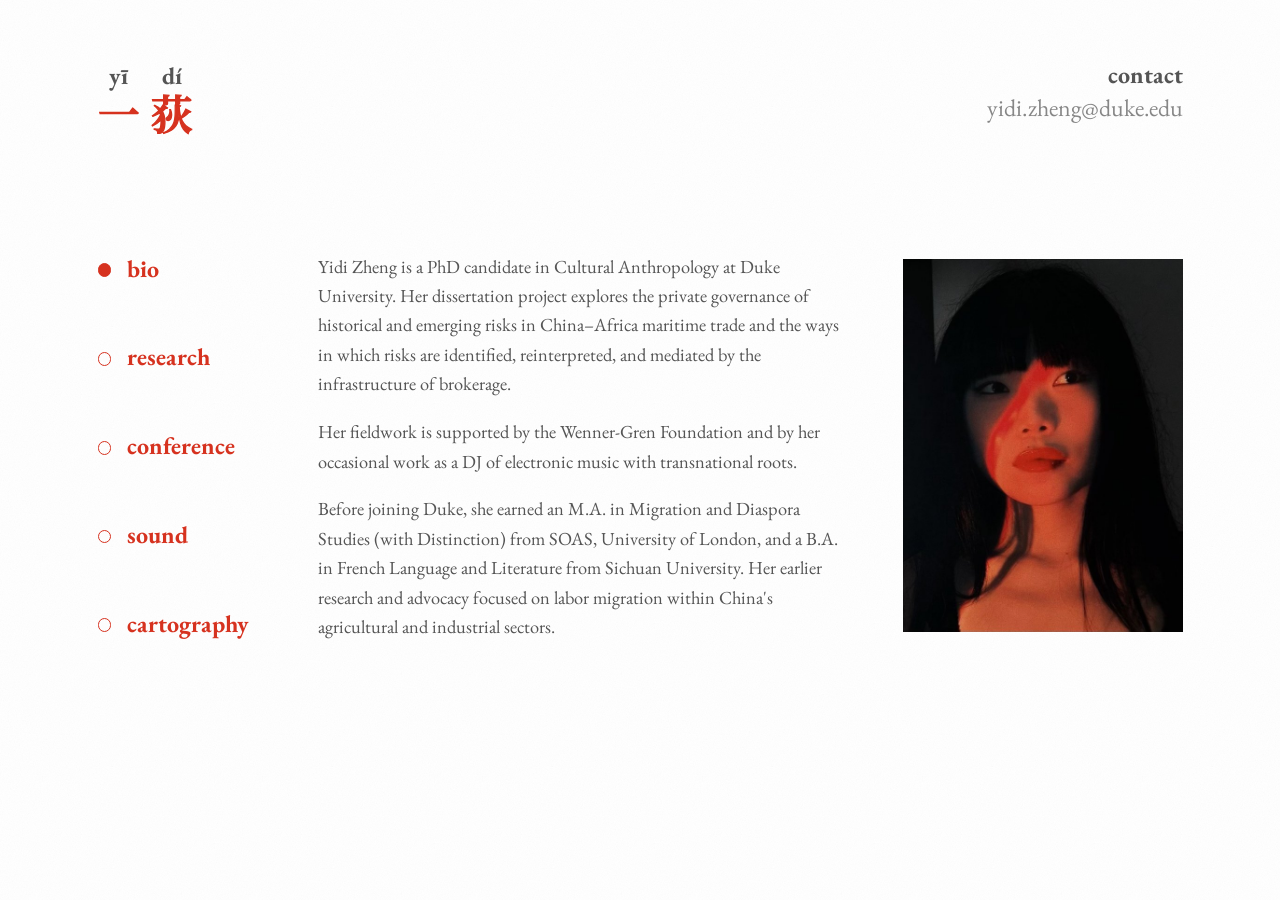
<file: index.html>
<!DOCTYPE html>
<html lang="en">
<head>
    <meta charset="UTF-8">
    <meta name="viewport" content="width=device-width, initial-scale=1.0">
    <title>Yidi Zheng 郑一荻</title>
    <meta name="description" content="Yidi Zheng (郑一荻) is a PhD candidate in Cultural Anthropology at Duke University, researching risk, brokerage and China–Africa maritime trade, and a DJ of electronic music.">
    <link rel="canonical" href="https://yidizheng.info/">
    <meta property="og:title" content="Yidi Zheng 郑一荻">
    <meta property="og:description" content="Yidi Zheng (郑一荻) is a PhD candidate in Cultural Anthropology at Duke University, researching risk, brokerage and China–Africa maritime trade, and a DJ of electronic music.">
    <meta property="og:url" content="https://yidizheng.info/">
    <meta property="og:image" content="https://yidizheng.info/yidi.jpg">
    <meta property="og:type" content="profile">
    <script type="application/ld+json">
{
  "@context": "https://schema.org",
  "@type": "Person",
  "name": "Yidi Zheng",
  "alternateName": [
    "郑一荻",
    "yidiyidiyidi"
  ],
  "url": "https://yidizheng.info/",
  "image": "https://yidizheng.info/yidi.jpg",
  "email": "mailto:yidi.zheng@duke.edu",
  "jobTitle": "PhD Candidate in Cultural Anthropology",
  "affiliation": {
    "@type": "CollegeOrUniversity",
    "name": "Duke University"
  },
  "alumniOf": [
    {
      "@type": "CollegeOrUniversity",
      "name": "SOAS, University of London"
    },
    {
      "@type": "CollegeOrUniversity",
      "name": "Sichuan University"
    }
  ],
  "sameAs": [
    "https://instagram.com/yidiyidiyidi"
  ]
}
    </script>
    <link rel="preconnect" href="https://fonts.googleapis.com">
    <link rel="preconnect" href="https://fonts.gstatic.com" crossorigin>
    <link rel="stylesheet" href="https://fonts.googleapis.com/css2?family=EB+Garamond:ital,wght@0,400;0,500;0,600;0,700;1,400;1,700&display=swap">
    <link rel="stylesheet" href="https://fonts.googleapis.com/css2?family=Noto+Serif+SC:wght@600&text=%E4%B8%80%E8%8D%BB%E6%8D%89%E8%99%AB%E6%97%B6%E7%A9%BA%E4%BA%A4%E9%9B%86&display=swap">
    <link rel="stylesheet" href="film.css">
    <style>
        :root {
            --photo-w: 265px;   /* photo column */
            --text-w: 460px;    /* bio column */
            --col-gap: 60px;    /* space between photo and bio */
        }

        body {
            color: #555;
            font-family: "EB Garamond", Garamond, "Times New Roman", serif;
            margin: 0;
            padding: 60px 20px;
            line-height: 1.6;
            display: flex;
            justify-content: center;
        }

        .container {
            max-width: 900px;
            width: 100%;
            box-sizing: border-box;
        }

        header {
            margin-bottom: 85px;
            text-align: left;
        }

        h1 {
            white-space: nowrap;
            font-weight: bold;
            color: #D8321F; /* Lip red */
            margin: 0 0 10px 0;
        }

        h1 a {
            color: inherit;
            text-decoration: none;
        }

        /* PHOTO LEFT, BIO RIGHT — links below share the same two columns */
        .intro {
            display: grid;
            grid-template-columns: var(--text-w) var(--photo-w);
            column-gap: var(--col-gap);
            justify-content: end;   /* bio + photo sit flush right; photo's right edge under CONTACT */
        }

        /* bio text on the left, photo on the right */
        .intro .bio   { grid-column: 1; grid-row: 1; }
        .intro .photo { grid-column: 2; grid-row: 1; }

        .intro {
            align-items: start;
        }

        .intro {
            margin-bottom: 0;
        }


        .photo {
            width: var(--photo-w);
        }

        .photo img {
            width: 100%;
            height: auto;
            display: block;
        }

        .bio {
            font-size: 1.15rem;
            position: relative;
            z-index: 1;
        }

        .bio p {
            margin: 0 0 1em 0;   /* normal paragraph spacing */
        }

        .bio p:last-child {
            margin-bottom: 0;
        }

        /* MOBILE OPTIMIZATIONS */
        @media (max-width: 760px) {
            body {
                padding: 40px 15px;
                align-items: flex-start;
            }
            header {
                margin-bottom: 60px;
            }
            .intro {
                grid-template-columns: 1fr;
                row-gap: 28px;
                margin-bottom: 60px;
            }
            .photo {
                width: 100%;
            }
            .intro .photo { grid-column: 1; grid-row: 1; }
            .intro .bio   { grid-column: 1; grid-row: 2; height: auto; gap: 1em; }
        }
        /* top of the photo and of the bio text line up with the top of "bio" in the menu */
        .layout > main { margin-top: -1.2px; }
        /* the menu stretches from the top of the bio text to its last line */
        .layout { align-items: stretch; }
        .layout > .side-nav { height: auto; align-self: stretch; padding-bottom: 5.7px; }   /* "cartography" sits on the baseline of the last line of text */
        .bio p:first-child { margin-top: -3.8px; }
        /* WIDER TEXT: the bio text fills the space left of a narrower photo column.
           The photo stretches to the height of the text (cropped to fit), so the
           menu, the text and the photo all share the same top and bottom. */
        @media (min-width: 761px) {
            /* WIDER TEXT: the bio text fills the space left of the photo.
               The photo keeps its 3:4 shape; a small script sets its width so its
               height equals the text's, so the menu, the text and the photo all
               share the same top and bottom. */
            :root { --photo-w: 280px; --col-gap: 50px; }   /* the script refines --photo-w */
            .intro {
                grid-template-columns: minmax(0, 1fr) var(--photo-w);
                justify-content: stretch;
                align-items: start;
            }
            .photo {
                margin-top: 4px;      /* photo top level with "bio" / the first line */
            }
            .photo img {
                width: 100%;
                height: auto;         /* 3:4, never cropped */
            }
        }
    </style>
</head>
<body>

<div class="container site">
    <header>
        <h1><a href="index.html" class="name-link"><span class="name-zh" lang="zh-Hans"><ruby>一<rt>yī</rt></ruby><ruby>荻<rt>dí</rt></ruby></span></a></h1>
        <div class="contact"><span class="contact-label">contact</span> <a href="mailto:yidi.zheng@duke.edu">yidi.zheng@duke.edu</a></div>
    </header>

    <div class="layout">
            <nav class="side-nav" aria-label="Sections">
                <a href="index.html" class="current" aria-current="page"><span class="radio" aria-hidden="true"></span>Bio</a>
                <a href="research.html"><span class="radio" aria-hidden="true"></span>Research</a>
                <a href="conference.html"><span class="radio" aria-hidden="true"></span>Conference</a>
                <a href="sound.html"><span class="radio" aria-hidden="true"></span>Sound</a>
                <a href="visual.html"><span class="radio" aria-hidden="true"></span>Cartography</a>
            </nav>

    <main>
        <section class="intro">
            <div class="photo">
                <img src="yidi.jpg" alt="Portrait of Yidi Zheng">
            </div>
            <div class="bio">
                <p>Yidi Zheng is a PhD candidate in Cultural Anthropology at Duke University. Her dissertation project explores the private governance of historical and emerging risks in China–Africa maritime trade and the ways in which risks are identified, reinterpreted, and mediated by the infrastructure of brokerage.</p>
                <p>Her fieldwork is supported by the Wenner-Gren Foundation and by her occasional work as a DJ of electronic music with transnational roots.</p>
                <p>Before joining Duke, she earned an M.A. in Migration and Diaspora Studies (with Distinction) from SOAS, University of London, and a B.A. in French Language and Literature from Sichuan University. Her earlier research and advocacy focused on labor migration within China's agricultural and industrial sectors.</p>
            </div>
        </section>
    </main>
    </div>
</div>


<script>
    // Bio page: size the 3:4 photo so its height matches the bio text
    // (from the top of the first line to the baseline of the last line).
    (function () {
        var TOP = 4, BOTTOM = 9.4;               // gaps between the text box and its first/last line
        var root = document.documentElement, bio = document.querySelector('.bio');
        function textH() { return bio.getBoundingClientRect().height - TOP - BOTTOM; }
        function fit() {
            if (window.innerWidth <= 760) { root.style.removeProperty('--photo-w'); return; }
            var main = document.querySelector('.intro').getBoundingClientRect().width;
            var maxW = main * 0.4, minW = 160, w = 280;
            // repeat: photo width = 3/4 of the text height (the text reflows each time)
            for (var i = 0; i < 8; i++) {
                root.style.setProperty('--photo-w', w + 'px');
                var next = Math.max(minW, Math.min(maxW, textH() * 3 / 4));
                if (Math.abs(next - w) < 0.25) { w = next; break; }
                w = (w + next) / 2;
            }
            root.style.setProperty('--photo-w', w + 'px');
        }
        if (document.fonts && document.fonts.ready) document.fonts.ready.then(fit);
        window.addEventListener('load', fit);
        window.addEventListener('resize', fit);
        fit();
    })();
</script>

<script src="https://w.soundcloud.com/player/api.js"></script>
<script src="autoplay.js"></script>
</body>
</html>
</file>
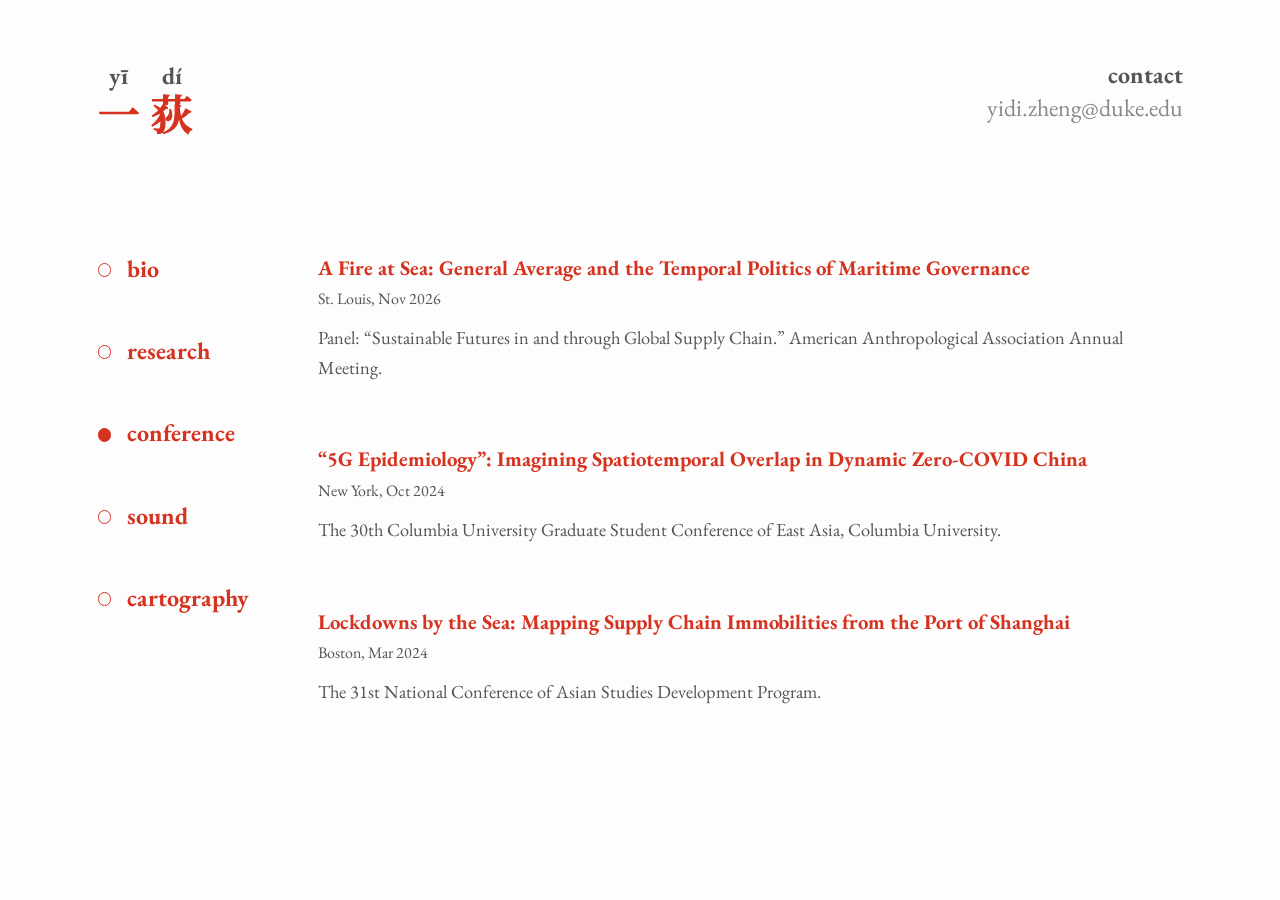
<file: conference.html>
<!DOCTYPE html>
<html lang="en">
<head>
    <meta charset="UTF-8">
    <meta name="viewport" content="width=device-width, initial-scale=1.0">
    <title>Conference · Yidi Zheng 郑一荻</title>
    <meta name="description" content="Conference presentations by Yidi Zheng (郑一荻), including the American Anthropological Association Annual Meeting.">
    <link rel="canonical" href="https://yidizheng.info/conference.html">
    <meta property="og:title" content="Conference · Yidi Zheng 郑一荻">
    <meta property="og:description" content="Conference presentations by Yidi Zheng (郑一荻), including the American Anthropological Association Annual Meeting.">
    <meta property="og:url" content="https://yidizheng.info/conference.html">
    <meta property="og:image" content="https://yidizheng.info/yidi.jpg">
    <meta property="og:type" content="website">
    <link rel="preconnect" href="https://fonts.googleapis.com">
    <link rel="preconnect" href="https://fonts.gstatic.com" crossorigin>
    <link rel="stylesheet" href="https://fonts.googleapis.com/css2?family=EB+Garamond:ital,wght@0,400;0,500;0,600;0,700;1,400;1,700&display=swap">
    <link rel="stylesheet" href="https://fonts.googleapis.com/css2?family=Noto+Serif+SC:wght@600&text=%E4%B8%80%E8%8D%BB%E6%8D%89%E8%99%AB%E6%97%B6%E7%A9%BA%E4%BA%A4%E9%9B%86&display=swap">
    <link rel="stylesheet" href="film.css">
    <style>
        body {
            background-color: transparent;
            color: #555;
            font-family: "EB Garamond", Garamond, "Times New Roman", serif;
            margin: 0;
            padding: 60px 20px;
            line-height: 1.6;
            display: flex;
            justify-content: center;
        }
        .container { max-width: 900px; width: 100%; box-sizing: border-box; }
        header { margin-bottom: 80px; }
        h1 { margin: 0 0 10px 0; }  /* size, font, colour: see film.css */
        h1 a { color: inherit; text-decoration: none; }

        .project { margin-bottom: 60px; }
        .project-info { display: flex; flex-direction: column; align-items: flex-start; margin-bottom: 12px; }
        .project-title { font-size: 1.3rem; color: #D8321F; font-weight: bold; }
        .project-meta { font-size: 1rem; font-weight: bold; color: #555; margin-top: 2px; }

        .article-section { margin-top: 5px; }
        .article-description-wrapper { font-size: 0.75rem; }
        .article-description-wrapper p { font-size: 0.75rem; margin: 0 0 10px 0; color: #555; }


        @media (max-width: 600px) {
            body { padding: 40px 15px; }
            header { margin-bottom: 60px; }
        }
        /* first line of text lines up with the top of "bio" in the menu */
        .layout > main { margin-top: -6px; }
        @media (max-width: 760px) { .layout > main { margin-top: 0; } }
    </style>
</head>
<body>

<div class="container site">
    <header>
        <h1><a href="index.html" class="name-link"><span class="name-zh" lang="zh-Hans"><ruby>一<rt>yī</rt></ruby><ruby>荻<rt>dí</rt></ruby></span></a></h1>
        <div class="contact"><span class="contact-label">contact</span> <a href="mailto:yidi.zheng@duke.edu">yidi.zheng@duke.edu</a></div>
    </header>

    <div class="layout">
            <nav class="side-nav" aria-label="Sections">
                <a href="index.html"><span class="radio" aria-hidden="true"></span>Bio</a>
                <a href="research.html"><span class="radio" aria-hidden="true"></span>Research</a>
                <a href="conference.html" class="current" aria-current="page"><span class="radio" aria-hidden="true"></span>Conference</a>
                <a href="sound.html"><span class="radio" aria-hidden="true"></span>Sound</a>
                <a href="visual.html"><span class="radio" aria-hidden="true"></span>Cartography</a>
            </nav>

    <main>

        <section class="project" id="aaa-2026">
            <div class="project-info">
                <span class="project-title">A Fire at Sea: General Average and the Temporal Politics of Maritime Governance</span>
                <span class="project-meta">St. Louis, Nov 2026</span>
            </div>
            <div class="article-section">
                <div class="article-description-wrapper">
                    <p>Panel: “Sustainable Futures in and through Global Supply Chain.” American Anthropological Association Annual Meeting.</p>
                </div>
            </div>
        </section>

        <section class="project" id="columbia-2024">
            <div class="project-info">
                <span class="project-title">“5G Epidemiology”: Imagining Spatiotemporal Overlap in Dynamic Zero-COVID China</span>
                <span class="project-meta">New York, Oct 2024</span>
            </div>
            <div class="article-section">
                <div class="article-description-wrapper">
                    <p>The 30th Columbia University Graduate Student Conference of East Asia, Columbia University.</p>
                </div>
            </div>
        </section>

        <section class="project" id="asdp-2024">
            <div class="project-info">
                <span class="project-title">Lockdowns by the Sea: Mapping Supply Chain Immobilities from the Port of Shanghai</span>
                <span class="project-meta">Boston, Mar 2024</span>
            </div>
            <div class="article-section">
                <div class="article-description-wrapper">
                    <p>The 31st National Conference of Asian Studies Development Program.</p>
                </div>
            </div>
        </section>
    </main>
    </div>
</div>

<script src="https://w.soundcloud.com/player/api.js"></script>
<script src="autoplay.js"></script>
</body>
</html>
</file>
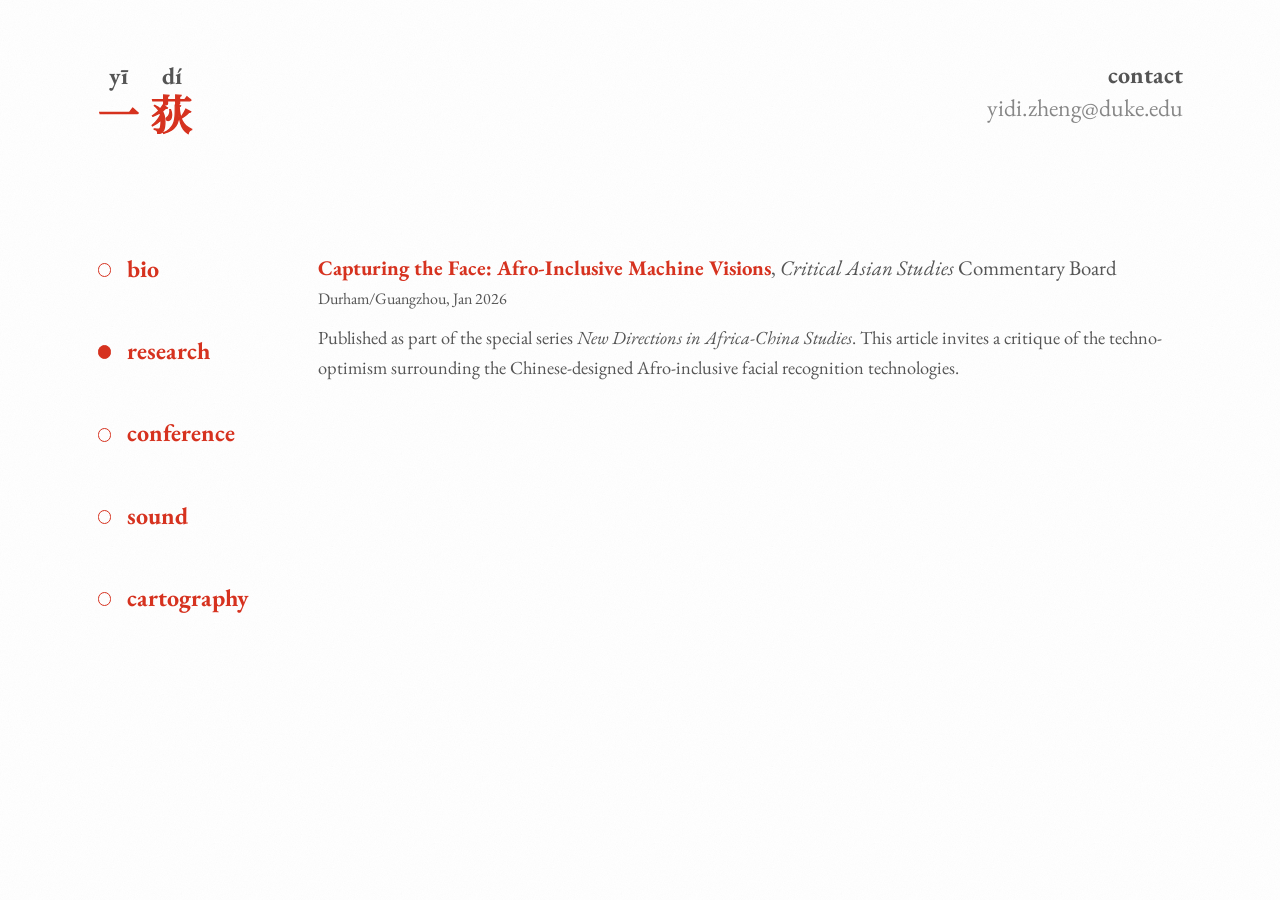
<file: research.html>
<!DOCTYPE html>
<html lang="en">
<head>
    <meta charset="UTF-8">
    <meta name="viewport" content="width=device-width, initial-scale=1.0">
    <title>Research · Yidi Zheng 郑一荻</title>
    <meta name="description" content="Research and writing by Yidi Zheng (郑一荻), PhD candidate in Cultural Anthropology at Duke University.">
    <link rel="canonical" href="https://yidizheng.info/research.html">
    <meta property="og:title" content="Research · Yidi Zheng 郑一荻">
    <meta property="og:description" content="Research and writing by Yidi Zheng (郑一荻), PhD candidate in Cultural Anthropology at Duke University.">
    <meta property="og:url" content="https://yidizheng.info/research.html">
    <meta property="og:image" content="https://yidizheng.info/yidi.jpg">
    <meta property="og:type" content="website">
    <link rel="preconnect" href="https://fonts.googleapis.com">
    <link rel="preconnect" href="https://fonts.gstatic.com" crossorigin>
    <link rel="stylesheet" href="https://fonts.googleapis.com/css2?family=EB+Garamond:ital,wght@0,400;0,500;0,600;0,700;1,400;1,700&display=swap">
    <link rel="stylesheet" href="https://fonts.googleapis.com/css2?family=Noto+Serif+SC:wght@600&text=%E4%B8%80%E8%8D%BB%E6%8D%89%E8%99%AB%E6%97%B6%E7%A9%BA%E4%BA%A4%E9%9B%86&display=swap">
    <link rel="stylesheet" href="film.css">
    <style>
        body {
            background-color: transparent;
            color: #555;
            font-family: "EB Garamond", Garamond, "Times New Roman", serif;
            margin: 0;
            padding: 60px 20px;
            line-height: 1.6;
            display: flex;
            justify-content: center;
        }
        .container { max-width: 900px; width: 100%; box-sizing: border-box; }
        header { margin-bottom: 80px; }
        h1 { margin: 0 0 10px 0; }  /* size, font, colour: see film.css */
        h1 a { color: inherit; text-decoration: none; }

        .project { margin-bottom: 60px; }
        .project-info { display: flex; flex-direction: column; align-items: flex-start; margin-bottom: 12px; }
        .project-title { font-size: 1.3rem; color: #D8321F; font-weight: bold; }
        /* where it was published: grey, same size as the title, not part of the link */
        .venue { font-size: 1.3rem; color: #555; font-weight: normal; }
        .project-meta { font-size: 1rem; font-weight: bold; color: #555; margin-top: 2px; }

        .article-section { margin-top: 5px; }
        .article-description-wrapper { font-size: 0.75rem; }
        .article-description-wrapper p { font-size: 0.75rem; margin: 0 0 10px 0; color: #555; }


        @media (max-width: 600px) {
            body { padding: 40px 15px; }
            header { margin-bottom: 60px; }
        }
        /* first line of text lines up with the top of "bio" in the menu */
        .layout > main { margin-top: -6px; }
        @media (max-width: 760px) { .layout > main { margin-top: 0; } }
    </style>
</head>
<body>

<div class="container site">
    <header>
        <h1><a href="index.html" class="name-link"><span class="name-zh" lang="zh-Hans"><ruby>一<rt>yī</rt></ruby><ruby>荻<rt>dí</rt></ruby></span></a></h1>
        <div class="contact"><span class="contact-label">contact</span> <a href="mailto:yidi.zheng@duke.edu">yidi.zheng@duke.edu</a></div>
    </header>

    <div class="layout">
            <nav class="side-nav" aria-label="Sections">
                <a href="index.html"><span class="radio" aria-hidden="true"></span>Bio</a>
                <a href="research.html" class="current" aria-current="page"><span class="radio" aria-hidden="true"></span>Research</a>
                <a href="conference.html"><span class="radio" aria-hidden="true"></span>Conference</a>
                <a href="sound.html"><span class="radio" aria-hidden="true"></span>Sound</a>
                <a href="visual.html"><span class="radio" aria-hidden="true"></span>Cartography</a>
            </nav>

    <main>

        <!-- ARTICLE -->
        <section class="project" id="article">
            <div class="project-info">
                <div class="title-line">
                    <a class="project-title" href="https://criticalasianstudies.org/commentary/2026/1/22/special-series-new-directions-in-africa-china-studies-yidi-zhengnbspcapturing-the-face-afro-inclusive-machine-visions-from-south-china" target="_blank">Capturing the Face: Afro-Inclusive Machine Visions</a><span class="venue">, <i>Critical Asian Studies</i> Commentary Board</span>
                </div>
                <span class="project-meta">Durham/Guangzhou, Jan 2026</span>
            </div>
            <div class="article-section">
                <!-- Description aligned right -->
                <div class="article-description-wrapper">
                    <p>
                        Published as part of the special series <i>New Directions in Africa-China Studies</i>. This article invites a critique of the techno-optimism surrounding the Chinese-designed Afro-inclusive facial recognition technologies.
                    </p>
                </div>
            </div>
        </section>
    </main>
    </div>
</div>

<script src="https://w.soundcloud.com/player/api.js"></script>
<script src="autoplay.js"></script>
</body>
</html>
</file>
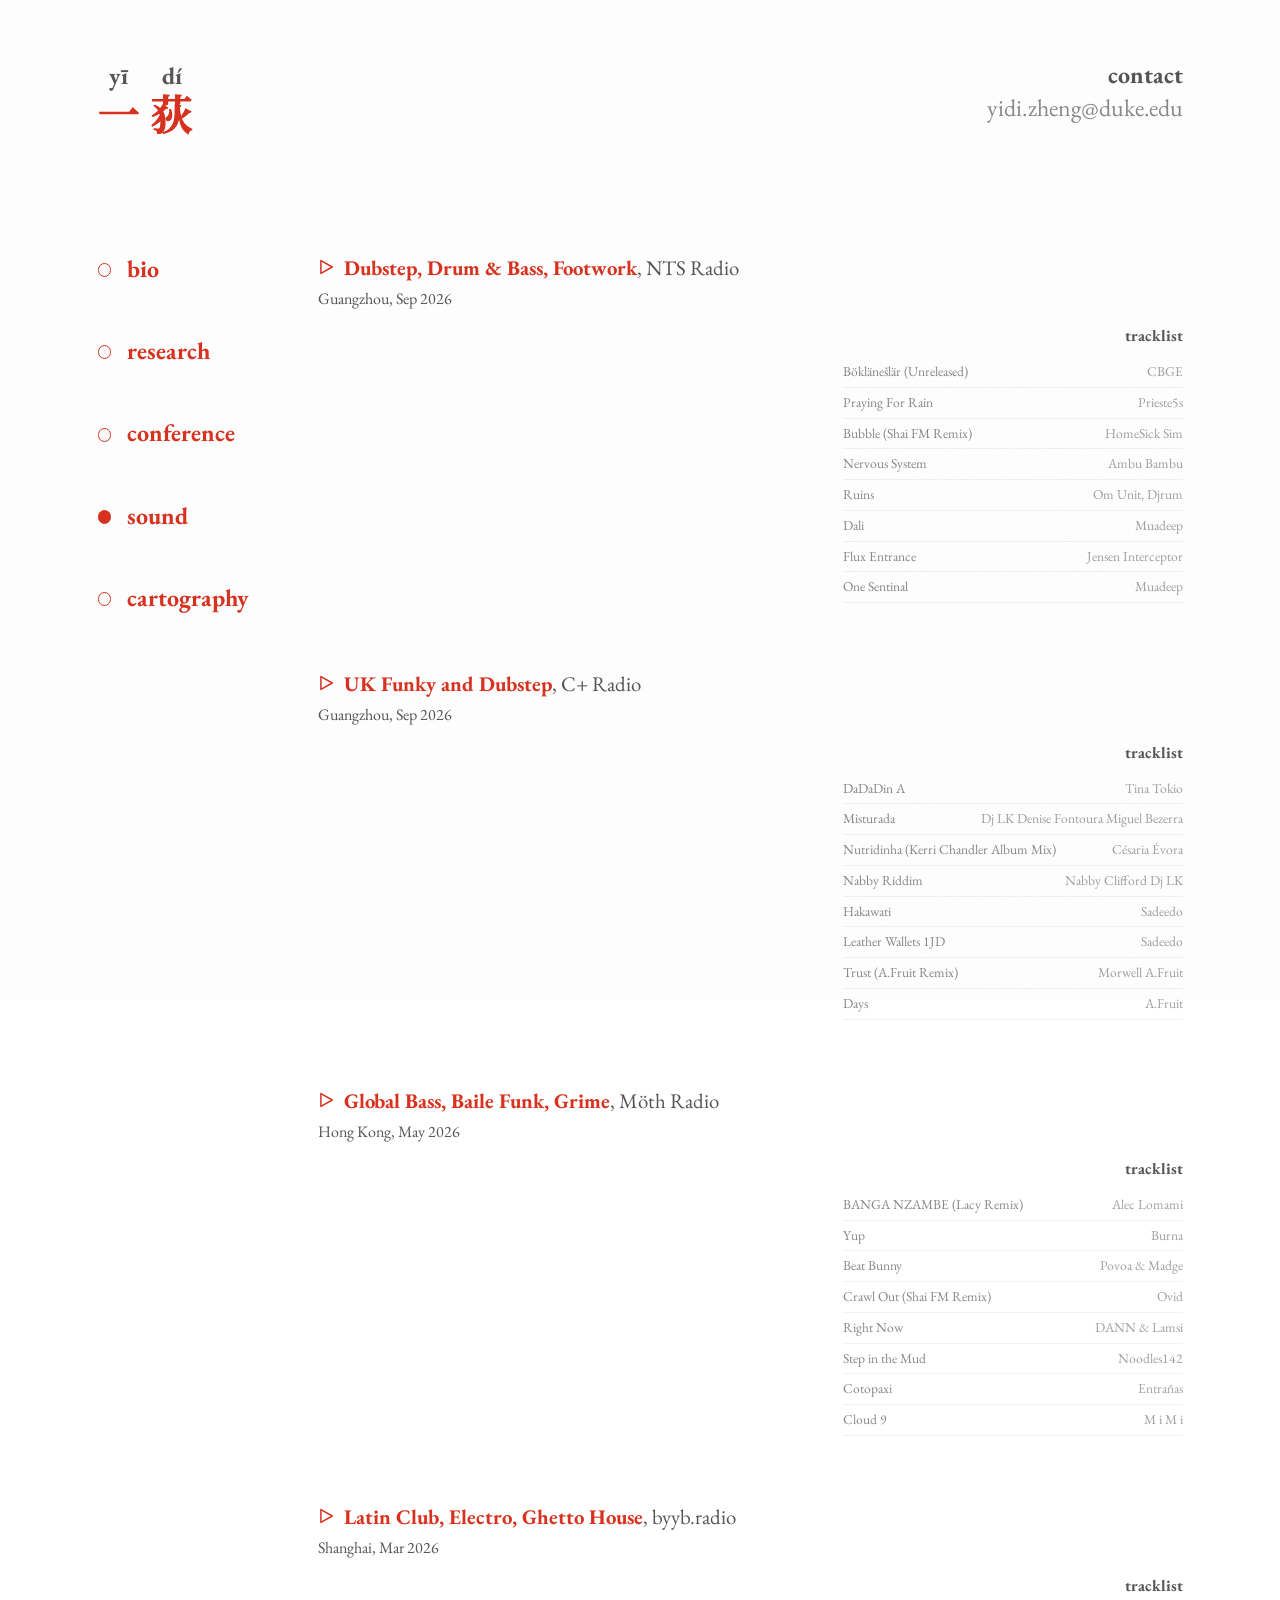
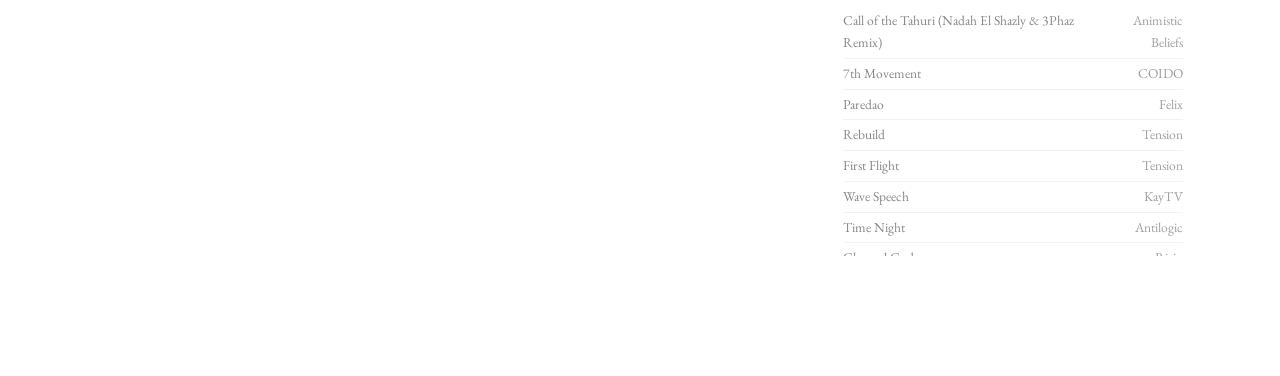
<file: sound.html>
<!DOCTYPE html>
<html lang="en">
<head>
    <meta charset="UTF-8">
    <meta name="viewport" content="width=device-width, initial-scale=1.0">
    <title>Sound · Yidi Zheng 郑一荻</title>
    <meta name="description" content="DJ mixes by Yidi Zheng (yidiyidiyidi) for NTS Radio, C+ Radio, Möth Radio and byyb.radio.">
    <link rel="canonical" href="https://yidizheng.info/sound.html">
    <meta property="og:title" content="Sound · Yidi Zheng 郑一荻">
    <meta property="og:description" content="DJ mixes by Yidi Zheng (yidiyidiyidi) for NTS Radio, C+ Radio, Möth Radio and byyb.radio.">
    <meta property="og:url" content="https://yidizheng.info/sound.html">
    <meta property="og:image" content="https://yidizheng.info/yidi.jpg">
    <meta property="og:type" content="website">
    <link rel="preconnect" href="https://fonts.googleapis.com">
    <link rel="preconnect" href="https://fonts.gstatic.com" crossorigin>
    <link rel="stylesheet" href="https://fonts.googleapis.com/css2?family=EB+Garamond:ital,wght@0,400;0,500;0,600;0,700;1,400;1,700&display=swap">
    <link rel="stylesheet" href="https://fonts.googleapis.com/css2?family=Noto+Serif+SC:wght@600&text=%E4%B8%80%E8%8D%BB%E6%8D%89%E8%99%AB%E6%97%B6%E7%A9%BA%E4%BA%A4%E9%9B%86&display=swap">
    <link rel="stylesheet" href="film.css">
    <style>
        body {
            background-color: transparent;
            color: #555;
            font-family: "EB Garamond", Garamond, "Times New Roman", serif;
            margin: 0;
            padding: 60px 20px;
            line-height: 1.6;
            display: flex;
            justify-content: center;
        }

        .container {
            max-width: 900px;
            width: 100%;
            box-sizing: border-box;
        }

        header {
            margin-bottom: 80px;
            text-align: left;
        }

        h1 {
            font-weight: bold;
            color: #D8321F; /* Red */
            margin: 0 0 10px 0;
        }

        h1 a {
            color: inherit;
            text-decoration: none;
        }



        .contact-info {
            margin-top: -10px; 
            margin-bottom: 0px; 
            font-size: 0.85rem; 
            line-height: 1.6;
        }

        .contact-info a {
            color: #555;
            text-decoration: none;
        }

        .project {
            margin-bottom: 60px;
        }

        .project-info {
            display: flex;
            flex-direction: column;
            align-items: flex-start;
            margin-bottom: 12px;
        }

        .project-title {
            font-size: 1.3rem;
            color: #D8321F; /* Red */
            font-weight: bold;
        }

        .project-meta {
            font-size: 1rem;
            font-weight: bold;
            color: #555;
            margin-top: 2px;
        }

        img {
            max-width: 100%;
            height: auto;
            display: block;
            margin-bottom: 15px;
        }

        a {
            color: #555;
        }

        /* FLEX CONTAINER FOR SIDE-BY-SIDE ARCHITECTURE */
        .audio-section, .article-section {
            display: flex;
            justify-content: space-between;
            align-items: flex-start;
            gap: 20px;
            margin-top: 5px;
        }

        .left-content {
            max-width: 320px;
            width: 100%;
        }

        /* CUSTOM NATIVE AUDIO CONTROLS */
        .audio-control-btn {
            display: inline-flex;
            align-items: center;
            background: none;
            border: none;
            color: #D8321F; /* Red */
            font-family: inherit;
            font-size: 0.85rem;
            font-weight: bold;
            cursor: pointer;
            padding: 5px 0;
            margin-bottom: 5px;
            user-select: none;
            -webkit-tap-highlight-color: transparent;
            flex-shrink: 0;
        }

        .audio-control-btn span.icon {
            display: inline-block;
            width: 14px;
            margin-right: 6px;
            font-size: 0.75rem;
        }
        


        /* HIDE SOUNDCLOUD VISUALLY BUT KEEP FOR API TRACKING */
        /* play triangle sits in front of the mix title */
        .title-line {
            display: flex;
            align-items: flex-start;
            gap: 10px;
        }
        /* radio name in grey after the genres, as on the research page */
        .title-text { line-height: 1.6; }
        .venue { font-size: 1.3rem; color: #555; font-weight: normal; }
        .title-line .audio-control-btn {
            padding: 0;
            margin: 0;
            flex-shrink: 0;
            /* centre the triangle on the first line of the title */
            height: calc(1.3rem * 1.6);
            display: inline-flex;
            align-items: center;
            position: relative;
            top: -0.25px;            /* optically centred on the lowercase letters */
        }

        /* MIX PROGRESS BAR — fixed near the bottom of the window, spanning the
           content column; same thin rounded look as the tracklist scrollbars */
        .mix-progress {
            position: fixed;
            bottom: 28px;
            left: max(20px, calc(50% - 517.5px + 220px));
            right: max(20px, calc(50% - 517.5px));
            height: 6px;
            border-radius: 3px;
            background: #e4e4e4;          /* not yet played */
            box-shadow: 0 0 0 8px #fff;   /* keeps scrolling text from touching the bar */
            overflow: hidden;
            cursor: pointer;
            z-index: 20;
            opacity: 0;
            pointer-events: none;
            transition: opacity 0.3s ease;
        }
        .mix-progress.is-visible {
            opacity: 1;
            pointer-events: auto;
        }
        .mix-progress-fill {
            height: 100%;
            width: 0;
            background: #D8321F;          /* played */
            border-radius: 3px;
            transition: width 0.4s linear;
        }

        /* tracklist scrollbars: thin, rounded, grey — matching the progress bar */
        .tracklist {
            scrollbar-width: thin;
            scrollbar-color: #c8c8c8 #e4e4e4;
        }
        .tracklist::-webkit-scrollbar {
            width: 6px;
        }
        .tracklist::-webkit-scrollbar-track {
            background: #e4e4e4;
            border-radius: 3px;
        }
        .tracklist::-webkit-scrollbar-thumb {
            background: #c8c8c8;
            border-radius: 3px;
        }

        @media (max-width: 760px) {
            .mix-progress { left: 15px; right: 15px; bottom: 18px; }
        }

        .yt-hidden-player {
            position: absolute;
            width: 1px;
            height: 1px;
            overflow: hidden;
            opacity: 0;
            pointer-events: none;
            left: -9999px;
        }

        .sc-hidden-player {
            position: absolute;
            width: 0;
            height: 0;
            border: 0;
            visibility: hidden;
        }

        /* RIGHT SIDE METADATA ARCHITECTURE (TRACKLIST, DESCRIPTIONS) */
        .tracklist-wrapper, .article-description-wrapper {
            font-size: 0.85rem;          /* tracks */
            max-width: 340px;
            width: 100%;
            text-align: right;
        }

        .article-description-wrapper p {
            font-size: 0.75rem;
            margin: 0 0 10px 0;
            color: #555;
        }

        .tracklist-header {
            font-size: 1rem;             /* "tracklist" label */
            font-weight: bold;
            color: #555;
            margin-bottom: 8px;
            user-select: none;
        }

        .tracklist {
            list-style: none;
            padding: 0;
            margin: 0;
            max-height: 250px;
            overflow-y: auto;
        }

        .track-item {
            display: flex;
            justify-content: space-between;
            padding: 4px 0;
            color: #888;
            border-bottom: 1px solid #f2f2f2;
            transition: color 0.2s ease, font-weight 0.2s ease;
            gap: 15px;
        }

        .track-title {
            text-align: left;
            padding-right: 5px;
        }

        .track-artist {
            text-align: right;
            opacity: 0.8;
        }

        .track-item.active {
            color: #D8321F;
            font-weight: bold;
        }
        .track-item.active .track-artist {
            opacity: 1;
        }


        /* MOBILE OPTIMIZATIONS */
        @media (max-width: 600px) {
            body {
                padding: 40px 15px;
            }
            header {
                margin-bottom: 60px;
            }
            .audio-section {
                display: block;
                position: relative;
            }
            .left-content {
                position: absolute;
                top: 0;
                left: 0;
                max-width: max-content;
                width: auto;
                z-index: 10;
            }
            .audio-control-btn {
                padding: 0;
                margin: 0;
            }
            .tracklist-wrapper {
                max-width: 100%;
                width: 100%;
                text-align: right;
            }
            .tracklist-header {
                line-height: 1.4;
                margin-bottom: 12px;
            }
            .article-section {
                flex-direction: column-reverse;
                align-items: flex-start;
                gap: 15px;
            }
            .article-description-wrapper {
                max-width: 100%;
            }
        }
        /* first line of text lines up with the top of "bio" in the menu */
        .layout > main { margin-top: -6px; }
        @media (max-width: 760px) { .layout > main { margin-top: 0; } }
    </style>
</head>
<body>

<div class="container site">
    <header>
        <h1><a href="index.html" class="name-link"><span class="name-zh" lang="zh-Hans"><ruby>一<rt>yī</rt></ruby><ruby>荻<rt>dí</rt></ruby></span></a></h1>
        <div class="contact"><span class="contact-label">contact</span> <a href="mailto:yidi.zheng@duke.edu">yidi.zheng@duke.edu</a></div>
    </header>

    <div class="layout">
            <nav class="side-nav" aria-label="Sections">
                <a href="index.html"><span class="radio" aria-hidden="true"></span>Bio</a>
                <a href="research.html"><span class="radio" aria-hidden="true"></span>Research</a>
                <a href="conference.html"><span class="radio" aria-hidden="true"></span>Conference</a>
                <a href="sound.html" class="current" aria-current="page"><span class="radio" aria-hidden="true"></span>Sound</a>
                <a href="visual.html"><span class="radio" aria-hidden="true"></span>Cartography</a>
            </nav>

    <main>

        <!-- PROJECT 0: NTS RADIO -->
        <section class="project" id="nts-mix">
            <div class="project-info">
                <div class="title-line">
                    <button class="audio-control-btn" id="nts-toggle" aria-label="Play mix">
                        <span class="icon">▶&#xFE0E;</span> <span class="text">PLAY MIX</span>
                    </button>
                    <span class="title-text"><a class="project-title" href="https://www.nts.live/shows/dancing-2026/episodes/dancing-2026-rooftop-variety-shop-mix-w-yidiyidiyidi-21st-september-2026" target="_blank">Dubstep, Drum & Bass, Footwork</a><span class="venue">, NTS Radio</span></span>
                </div>
                <span class="project-meta">Guangzhou, Sep 2026</span>
            </div>
            
            <div class="audio-section">
                <div class="media-container left-content">

                    <!-- Hidden SoundCloud iframe -->
                    <iframe class="sc-hidden-player" id="nts-player" allow="autoplay" src="https://w.soundcloud.com/player/?url=https%3A//soundcloud.com/user-202286394-991268468/rooftop-variety-shop-mix-w&color=%23ff5500&auto_play=false&hide_related=true&show_comments=false&show_user=false&show_reposts=false&show_teaser=false"></iframe>
                </div>

                <!-- Right-Aligned Tracklist & Action Link Module -->
                <div class="tracklist-wrapper">
                    <div class="tracklist-header">tracklist</div>
                    <ul class="tracklist" id="nts-tracklist">
                        <li class="track-item"><span class="track-title">Böklänešlär (Unreleased)</span><span class="track-artist">CBGE</span></li>
                        <li class="track-item"><span class="track-title">Praying For Rain</span><span class="track-artist">Prieste5s</span></li>
                        <li class="track-item"><span class="track-title">Bubble (Shai FM Remix)</span><span class="track-artist">HomeSick Sim</span></li>
                        <li class="track-item"><span class="track-title">Nervous System</span><span class="track-artist">Ambu Bambu</span></li>
                        <li class="track-item"><span class="track-title">Ruins</span><span class="track-artist">Om Unit, Djrum</span></li>
                        <li class="track-item"><span class="track-title">Dali</span><span class="track-artist">Muadeep</span></li>
                        <li class="track-item"><span class="track-title">Flux Entrance</span><span class="track-artist">Jensen Interceptor</span></li>
                        <li class="track-item"><span class="track-title">One Sentinal</span><span class="track-artist">Muadeep</span></li>
                        <li class="track-item"><span class="track-title">I Can Tell That You're Trying</span><span class="track-artist">Nora Drum</span></li>
                        <li class="track-item"><span class="track-title">God Is Shaking</span><span class="track-artist">Smogo</span></li>
                        <li class="track-item"><span class="track-title">Drumlure</span><span class="track-artist">RAVL, Aloka</span></li>
                        <li class="track-item"><span class="track-title">Rolling With Fabio</span><span class="track-artist">Mantra</span></li>
                        <li class="track-item"><span class="track-title">Lost In Da Jungle</span><span class="track-artist">DJ Manny</span></li>
                        <li class="track-item"><span class="track-title">Voices Of Depossession</span><span class="track-artist">Vardae</span></li>
                        <li class="track-item"><span class="track-title">Charming Your Soul</span><span class="track-artist">Vardae</span></li>
                        <li class="track-item"><span class="track-title">Granulate</span><span class="track-artist">Aloka</span></li>
                        <li class="track-item"><span class="track-title">Vector Space</span><span class="track-artist">Aloka</span></li>
                        <li class="track-item"><span class="track-title">Drillaman (Jensen Interceptor's Appointment With Dr. Blofeld Mix)</span><span class="track-artist">Obeka</span></li>
                        <li class="track-item"><span class="track-title">Repercussion</span><span class="track-artist">Calyx</span></li>
                        <li class="track-item"><span class="track-title">Kylli Ma</span><span class="track-artist">Muadeep</span></li>
                        <li class="track-item"><span class="track-title">Kill Da DJ</span><span class="track-artist">Traxman</span></li>
                    </ul>
                </div>
            </div>
        </section>

        <!-- C+ RADIO (audio from YouTube, played through a hidden player) -->
        <section class="project" id="cplus-mix">
            <div class="project-info">
                <div class="title-line">
                    <button class="audio-control-btn" id="cplus-toggle" aria-label="Play mix">
                        <span class="icon">▶&#xFE0E;</span> <span class="text">PLAY MIX</span>
                    </button>
                    <span class="title-text"><span class="project-title">UK Funky and Dubstep</span><span class="venue">, C+ Radio</span></span>
                </div>
                <span class="project-meta">Guangzhou, Sep 2026</span>
            </div>

            <div class="audio-section">
                <div class="media-container left-content">

                    <!-- Hidden YouTube player: sound only, the video is never shown -->
                    <div class="yt-hidden-player" aria-hidden="true"><div id="cplus-player"></div></div>
                </div>

                <div class="tracklist-wrapper">
                    <div class="tracklist-header">tracklist</div>
                    <ul class="tracklist" id="cplus-tracklist">
                        <li class="track-item"><span class="track-title">DaDaDin A</span><span class="track-artist">Tina Tokio</span></li>
                        <li class="track-item"><span class="track-title">Misturada</span><span class="track-artist">Dj LK Denise Fontoura Miguel Bezerra</span></li>
                        <li class="track-item"><span class="track-title">Nutridinha (Kerri Chandler Album Mix)</span><span class="track-artist">Césaria Évora</span></li>
                        <li class="track-item"><span class="track-title">Nabby Riddim</span><span class="track-artist">Nabby Clifford Dj LK</span></li>
                        <li class="track-item"><span class="track-title">Hakawati</span><span class="track-artist">Sadeedo</span></li>
                        <li class="track-item"><span class="track-title">Leather Wallets 1JD</span><span class="track-artist">Sadeedo</span></li>
                        <li class="track-item"><span class="track-title">Trust (A.Fruit Remix)</span><span class="track-artist">Morwell A.Fruit</span></li>
                        <li class="track-item"><span class="track-title">Days</span><span class="track-artist">A.Fruit</span></li>
                        <li class="track-item"><span class="track-title">SideQuest Nap (Maoupa Mazzocchetti Remix)</span><span class="track-artist">Meli Mena Maoupa Mazzocchetti</span></li>
                        <li class="track-item"><span class="track-title">Reflection in Your Eyes</span><span class="track-artist">A.Fruit</span></li>
                        <li class="track-item"><span class="track-title">también (Regal86 remix)</span><span class="track-artist">Maoupa Mazzocchetti</span></li>
                        <li class="track-item"><span class="track-title">Guido Always Wins in the End</span><span class="track-artist">Maoupa Mazzocchetti</span></li>
                        <li class="track-item"><span class="track-title">Frique Frique (Remasterd 2024)</span><span class="track-artist">Rei Helder Sebem MEM</span></li>
                        <li class="track-item"><span class="track-title">Mariquinha</span><span class="track-artist">Rei Helder</span></li>
                        <li class="track-item"><span class="track-title">Quraq</span><span class="track-artist">Edigee</span></li>
                        <li class="track-item"><span class="track-title">Dutty Business (Anna Morgan Remix)</span><span class="track-artist">Honeydrip Anna Morgan</span></li>
                        <li class="track-item"><span class="track-title">Kedey Zary</span><span class="track-artist">Edigee</span></li>
                        <li class="track-item"><span class="track-title">Pomba (versão carnaval)</span><span class="track-artist">Césaria Évora</span></li>
                        <li class="track-item"><span class="track-title">Malandrice</span><span class="track-artist">Dj Doraemon</span></li>
                        <li class="track-item"><span class="track-title">Encosta</span><span class="track-artist">Dj Doraemon</span></li>
                        <li class="track-item"><span class="track-title">G Man</span><span class="track-artist">Mathis Ruffing</span></li>
                        <li class="track-item"><span class="track-title">Chale</span><span class="track-artist">Gafacci Bryte</span></li>
                        <li class="track-item"><span class="track-title">You Go Dance</span><span class="track-artist">Bryte</span></li>
                        <li class="track-item"><span class="track-title">Lucky Stoned</span><span class="track-artist">Freak Out!</span></li>
                        <li class="track-item"><span class="track-title">Ouais Ouais Ouais (Deetron Presents Soulmate Remix)</span><span class="track-artist">Bok Bok</span></li>
                        <li class="track-item"><span class="track-title">Watch Me Steal It Back</span><span class="track-artist">Poison Zcora</span></li>
                        <li class="track-item"><span class="track-title">Bass Bin</span><span class="track-artist">Hagan</span></li>
                        <li class="track-item"><span class="track-title">Phantom Pressure (Small Crab Remix)</span><span class="track-artist">Indent</span></li>
                        <li class="track-item"><span class="track-title">Heart Meter</span><span class="track-artist">Darama Kush Arora</span></li>
                        <li class="track-item"><span class="track-title">Six Horns (Toma Kami Remix)</span><span class="track-artist">Guchon</span></li>
                        <li class="track-item"><span class="track-title">Fiction</span><span class="track-artist">Guchon, andrew</span></li>
                        <li class="track-item"><span class="track-title">Nabby Riddim</span><span class="track-artist">Nabby Clifford Dj LK</span></li>
                        <li class="track-item"><span class="track-title">Overload</span><span class="track-artist">dj KTM</span></li>
                        <li class="track-item"><span class="track-title">Galaxy Gas</span><span class="track-artist">Drumheller</span></li>
                        <li class="track-item"><span class="track-title">Angola (Carl Craig Mix)</span><span class="track-artist">Césaria Évora</span></li>
                        <li class="track-item"><span class="track-title">Jit Bit.exe</span><span class="track-artist">666uba</span></li>
                        <li class="track-item"><span class="track-title">TANSA</span><span class="track-artist">Vitu Valera Sean Play Nice</span></li>
                        <li class="track-item"><span class="track-title">Still Tippin'</span><span class="track-artist">Bobby Kultura</span></li>
                        <li class="track-item"><span class="track-title">Drumming</span><span class="track-artist">DJ Lag</span></li>
                        <li class="track-item"><span class="track-title">Jyanta</span><span class="track-artist">Kami-O</span></li>
                    </ul>
                </div>
            </div>
        </section>


        <!-- PROJECT 1: MOTH RADIO -->
        <section class="project" id="moth-mix">
            <div class="project-info">
                <div class="title-line">
                    <button class="audio-control-btn" id="moth-toggle" aria-label="Play mix">
                        <span class="icon">▶&#xFE0E;</span> <span class="text">PLAY MIX</span>
                    </button>
                    <span class="title-text"><a class="project-title" href="https://soundcloud.com/moth-radio/global-bass-baile-funk-grime" target="_blank">Global Bass, Baile Funk, Grime</a><span class="venue">, Möth Radio</span></span>
                </div>
                <span class="project-meta">Hong Kong, May 2026</span>
            </div>
            
            <div class="audio-section">
                <div class="media-container left-content">

                    <!-- Hidden SoundCloud iframe -->
                    <iframe class="sc-hidden-player" id="moth-player" allow="autoplay" src="https://w.soundcloud.com/player/?url=https%3A//api.soundcloud.com/tracks/soundcloud%253Atracks%253A2326040987&color=%23ff5500&auto_play=false&hide_related=true&show_comments=false&show_user=false&show_reposts=false&show_teaser=false"></iframe>
                </div>

                <!-- Right-Aligned Tracklist Module -->
                <div class="tracklist-wrapper">
                    <div class="tracklist-header">tracklist</div>
                    <ul class="tracklist" id="moth-tracklist">
                        <li class="track-item" data-time="0"><span class="track-title">BANGA NZAMBE (Lacy Remix)</span><span class="track-artist">Alec Lomami</span></li>
                        <li class="track-item" data-time="73"><span class="track-title">Yup</span><span class="track-artist">Burna</span></li>
                        <li class="track-item" data-time="189"><span class="track-title">Beat Bunny</span><span class="track-artist">Povoa & Madge</span></li>
                        <li class="track-item" data-time="253"><span class="track-title">Crawl Out (Shai FM Remix)</span><span class="track-artist">Ovid</span></li>
                        <li class="track-item" data-time="339"><span class="track-title">Right Now</span><span class="track-artist">DANN & Lamsi</span></li>
                        <li class="track-item" data-time="498"><span class="track-title">Step in the Mud</span><span class="track-artist">Noodles142</span></li>
                        <li class="track-item" data-time="665"><span class="track-title">Cotopaxi</span><span class="track-artist">Entrañas</span></li>
                        <li class="track-item" data-time="820"><span class="track-title">Cloud 9</span><span class="track-artist">M i M i</span></li>
                        <li class="track-item" data-time="913"><span class="track-title">Falaise (Cimarrón Remix)</span><span class="track-artist">SHALT</span></li>
                        <li class="track-item" data-time="1049"><span class="track-title">No Escape (Boiled Trousers Remix)</span><span class="track-artist">DARK BUDA</span></li>
                        <li class="track-item" data-time="1103"><span class="track-title">Incertidumbre</span><span class="track-artist">Entrañas</span></li>
                        <li class="track-item" data-time="1199"><span class="track-title">Wonteeda</span><span class="track-artist">Le Motel & Bryte</span></li>
                        <li class="track-item" data-time="1396"><span class="track-title">Full Metal Eagle (Pura Pura Remix)</span><span class="track-artist">La Dame</span></li>
                        <li class="track-item" data-time="1527"><span class="track-title">Bad From Day</span><span class="track-artist">Magugu & Le Motel</span></li>
                        <li class="track-item" data-time="1684"><span class="track-title">Garnets</span><span class="track-artist">Ovid</span></li>
                        <li class="track-item" data-time="1790"><span class="track-title">SEX! (Entrañas Remix)</span><span class="track-artist">Hedo Hydr8</span></li>
                        <li class="track-item" data-time="1900"><span class="track-title">It's Just Business</span><span class="track-artist">Morelia</span></li>
                        <li class="track-item" data-time="2040"><span class="track-title">Not Even Scared</span><span class="track-artist">Dusty Dan</span></li>
                        <li class="track-item" data-time="2110"><span class="track-title">Robot Razor</span><span class="track-artist">Burna</span></li>
                        <li class="track-item" data-time="2200"><span class="track-title">Taribo West</span><span class="track-artist">Bamao Yende & Low Jack</span></li>
                        <li class="track-item" data-time="2320"><span class="track-title">Spindrift</span><span class="track-artist">Aloka</span></li>
                        <li class="track-item" data-time="2400"><span class="track-title">Sirens (K-65 Remix)</span><span class="track-artist">Bereza</span></li>
                        <li class="track-item" data-time="2520"><span class="track-title">Ritmo Actual (T.NO remix)</span><span class="track-artist">Toma Kami</span></li>
                        <li class="track-item" data-time="2700"><span class="track-title">BLAAS FLUIT</span><span class="track-artist">Ziggy Twiss</span></li>
                    </ul>
                </div>
            </div>
        </section>

        <!-- PROJECT 2: BYYB RADIO -->
        <section class="project" id="mix">
            <div class="project-info">
                <div class="title-line">
                    <button class="audio-control-btn" id="byyb-toggle" aria-label="Play mix">
                        <span class="icon">▶&#xFE0E;</span> <span class="text">PLAY MIX</span>
                    </button>
                    <span class="title-text"><a class="project-title" href="https://soundcloud.com/byyb_radio/yidiyidiyidi-byyb-radio-mar-14" target="_blank">Latin Club, Electro, Ghetto House</a><span class="venue">, byyb.radio</span></span>
                </div>
                <span class="project-meta">Shanghai, Mar 2026</span>
            </div>
            
            <div class="audio-section">
                <div class="media-container left-content">

                    <!-- Hidden SoundCloud iframe -->
                    <iframe class="sc-hidden-player" id="byyb-player" allow="autoplay" src="https://w.soundcloud.com/player/?url=https%3A//api.soundcloud.com/tracks/soundcloud%253Atracks%253A2294544656&color=%23ff5500&auto_play=false&hide_related=true&show_comments=false&show_user=false&show_reposts=false&show_teaser=false"></iframe>
                </div>

                <!-- Right-Aligned Tracklist Module -->
                <div class="tracklist-wrapper">
                    <div class="tracklist-header">tracklist</div>
                    <ul class="tracklist" id="byyb-tracklist">
                        <li class="track-item"><span class="track-title">Call of the Tahuri (Nadah El Shazly & 3Phaz Remix)</span><span class="track-artist">Animistic Beliefs</span></li>
                        <li class="track-item"><span class="track-title">7th Movement</span><span class="track-artist">COIDO</span></li>
                        <li class="track-item"><span class="track-title">Paredao</span><span class="track-artist">Felix</span></li>
                        <li class="track-item"><span class="track-title">Rebuild</span><span class="track-artist">Tension</span></li>
                        <li class="track-item"><span class="track-title">First Flight</span><span class="track-artist">Tension</span></li>
                        <li class="track-item"><span class="track-title">Wave Speech</span><span class="track-artist">KayTV</span></li>
                        <li class="track-item"><span class="track-title">Time Night</span><span class="track-artist">Antilogic</span></li>
                        <li class="track-item"><span class="track-title">Channel Code</span><span class="track-artist">Rizio</span></li>
                        <li class="track-item"><span class="track-title">Mirthayu</span><span class="track-artist">Sepbtt</span></li>
                        <li class="track-item"><span class="track-title">Basha</span><span class="track-artist">Hassan Abou Alam feat. ZIAD ZAZA & Ismail Nosrat & Aly B</span></li>
                        <li class="track-item"><span class="track-title">Sneak Dissin'</span><span class="track-artist">False Persona</span></li>
                        <li class="track-item"><span class="track-title">Hyperobject</span><span class="track-artist">Rizio</span></li>
                        <li class="track-item"><span class="track-title">Tunnel Vision</span><span class="track-artist">DJ GIRL</span></li>
                        <li class="track-item"><span class="track-title">Pontinha</span><span class="track-artist">Entrañas kontronatura</span></li>
                        <li class="track-item"><span class="track-title">TRACATRA</span><span class="track-artist">Sepbtt</span></li>
                        <li class="track-item"><span class="track-title">Two For Two</span><span class="track-artist">Hyroglifics Deft</span></li>
                        <li class="track-item"><span class="track-title">TRACATRA</span><span class="track-artist">Sepbtt</span></li>
                        <li class="track-item"><span class="track-title">Merak Part I</span><span class="track-artist">Leese</span></li>
                        <li class="track-item"><span class="track-title">ΞΞ</span><span class="track-artist">Leese x Ancestral Vision</span></li>
                        <li class="track-item"><span class="track-title">Four4 Diva Loop</span><span class="track-artist">Jensen Interceptor</span></li>
                        <li class="track-item"><span class="track-title">Jukedub</span><span class="track-artist">NOGE Damna</span></li>
                        <li class="track-item"><span class="track-title">BITCH MODE</span><span class="track-artist">HLRTY</span></li>
                        <li class="track-item"><span class="track-title">EAT THIS P*SSY</span><span class="track-artist">Yucky</span></li>
                        <li class="track-item"><span class="track-title">Gimme Gimme</span><span class="track-artist">Shirley Temper</span></li>
                        <li class="track-item"><span class="track-title">Shake</span><span class="track-artist">Amy Kisnorbo Sam Binga</span></li>
                        <li class="track-item"><span class="track-title">Don't Stop</span><span class="track-artist">COIDO</span></li>
                        <li class="track-item"><span class="track-title">Three O'Clock</span><span class="track-artist">DJ Hesss Young Lychee</span></li>
                    </ul>
                </div>
            </div>
        </section>

    </main>
    </div>
</div>

<!-- SOUNDCLOUD WIDGET API -->
<!-- MIX PROGRESS BAR: appears once a mix starts; red = played, grey = still to come.
     Click anywhere on it to jump to that point. -->
<div class="mix-progress" id="mix-progress" aria-hidden="true">
    <div class="mix-progress-fill" id="mix-progress-fill"></div>
</div>
<script>
    window.MixBar = (function () {
        var bar = document.getElementById('mix-progress');
        var fill = document.getElementById('mix-progress-fill');
        var active = null, seekers = {};
        function set(frac) {
            fill.style.width = (Math.max(0, Math.min(1, frac)) * 100) + '%';
        }
        bar.addEventListener('click', function (e) {
            if (!active || !seekers[active]) return;
            var r = bar.getBoundingClientRect();
            var frac = (e.clientX - r.left) / r.width;
            set(frac);
            seekers[active](frac);
        });
        return {
            // a mix started playing: show the bar and follow this mix
            activate: function (id, seek) {
                if (active !== id) set(0);
                active = id; seekers[id] = seek;
                bar.classList.add('is-visible');
            },
            // progress report from a mix (0..1); only the active mix moves the bar
            update: function (id, frac) {
                if (id === active) set(frac);
            }
        };
    })();
</script>

<script src="https://w.soundcloud.com/player/api.js"></script>
<script>
    document.addEventListener('DOMContentLoaded', function() {
        // --- NTS RADIO PLAYER ---
        var ntsIframe = document.getElementById('nts-player');
        var ntsWidget = SC.Widget(ntsIframe);
        var ntsToggle = document.getElementById('nts-toggle');
        var ntsIcon = ntsToggle.querySelector('.icon');
        var ntsText = ntsToggle.querySelector('.text');

        ntsToggle.addEventListener('click', function() {
            var wasPlaying = ntsToggle.classList.contains('is-playing');
            if (window.NTSAuto) { NTSAuto.userControl(); wasPlaying ? NTSAuto.userPaused() : NTSAuto.userPlayed(); }
            if (wasPlaying) { ntsWidget.pause(); } else { ntsWidget.play(); }
        });

        ntsWidget.bind(SC.Widget.Events.PLAY, function() {
            ntsIcon.innerText = "■"; ntsToggle.classList.add("is-playing");
            if (!(window.NTSAuto && NTSAuto.isAuto())) MixBar.activate('nts', function (frac) {
                ntsWidget.getDuration(function (ms) { ntsWidget.seekTo(frac * ms); });
            });
            ntsText.innerText = "PAUSE MIX";
        });

        ntsWidget.bind(SC.Widget.Events.PLAY_PROGRESS, function(data) {
            MixBar.update('nts', data.relativePosition);
        });

        ntsWidget.bind(SC.Widget.Events.PAUSE, function() {
            ntsIcon.innerText = "▶\uFE0E"; ntsToggle.classList.remove("is-playing");
            ntsText.innerText = "PLAY MIX";
        });

        // --- MOTH RADIO PLAYER ---
        var mothIframe = document.getElementById('moth-player');
        var mothWidget = SC.Widget(mothIframe);
        var mothToggle = document.getElementById('moth-toggle');
        var mothIcon = mothToggle.querySelector('.icon');
        var mothText = mothToggle.querySelector('.text');
        var mothTrackItems = document.querySelectorAll('#moth-tracklist .track-item');

        mothToggle.addEventListener('click', function() {
            mothWidget.toggle();
        });

        mothWidget.bind(SC.Widget.Events.PLAY, function() {
            mothIcon.innerText = "■"; mothToggle.classList.add("is-playing");
            if (window.NTSAuto) NTSAuto.stop();
            MixBar.activate('moth', function (frac) {
                mothWidget.getDuration(function (ms) { mothWidget.seekTo(frac * ms); });
            });
            mothText.innerText = "PAUSE MIX";
        });

        mothWidget.bind(SC.Widget.Events.PAUSE, function() {
            mothIcon.innerText = "▶\uFE0E"; mothToggle.classList.remove("is-playing");
            mothText.innerText = "PLAY MIX";
        });

        mothWidget.bind(SC.Widget.Events.PLAY_PROGRESS, function(data) {
            MixBar.update('moth', data.relativePosition);
            var currentSeconds = data.currentPosition / 1000;
            var activeIndex = -1;

            for (var i = 0; i < mothTrackItems.length; i++) {
                var trackTime = parseInt(mothTrackItems[i].getAttribute('data-time'), 10);
                if (currentSeconds >= trackTime) {
                    activeIndex = i;
                } else {
                    break;
                }
            }

            mothTrackItems.forEach(function(item, index) {
                if (index === activeIndex) {
                    item.classList.add('active');
                } else {
                    item.classList.remove('active');
                }
            });
        });

        // --- BYYB RADIO PLAYER ---
        var byybIframe = document.getElementById('byyb-player');
        var byybWidget = SC.Widget(byybIframe);
        var byybToggle = document.getElementById('byyb-toggle');
        var byybIcon = byybToggle.querySelector('.icon');
        var byybText = byybToggle.querySelector('.text');

        byybToggle.addEventListener('click', function() {
            byybWidget.toggle();
        });

        byybWidget.bind(SC.Widget.Events.PLAY, function() {
            byybIcon.innerText = "■"; byybToggle.classList.add("is-playing");
            if (window.NTSAuto) NTSAuto.stop();
            MixBar.activate('byyb', function (frac) {
                byybWidget.getDuration(function (ms) { byybWidget.seekTo(frac * ms); });
            });
            byybText.innerText = "PAUSE MIX";
        });

        byybWidget.bind(SC.Widget.Events.PLAY_PROGRESS, function(data) {
            MixBar.update('byyb', data.relativePosition);
        });

        byybWidget.bind(SC.Widget.Events.PAUSE, function() {
            byybIcon.innerText = "▶\uFE0E"; byybToggle.classList.remove("is-playing");
            byybText.innerText = "PLAY MIX";
        });
    });
</script>

<!-- YOUTUBE IFRAME API (C+ Radio mix: audio only) -->
<script>
    (function () {
        var toggle = document.getElementById('cplus-toggle');
        var icon = toggle.querySelector('.icon');
        var text = toggle.querySelector('.text');
        var player = null, ready = false, wantPlay = false;

        var poll = null;
        function setPlaying(on) {
            icon.innerText = on ? "■" : "▶\uFE0E"; toggle.classList.toggle("is-playing", on);
            text.innerText = on ? "PAUSE MIX" : "PLAY MIX";
            clearInterval(poll);
            if (on && window.NTSAuto) NTSAuto.stop();
            if (on) {
                MixBar.activate('cplus', function (frac) {
                    var d = player.getDuration();
                    if (d) player.seekTo(frac * d, true);
                });
                poll = setInterval(function () {
                    var d = player.getDuration();
                    if (d) MixBar.update('cplus', player.getCurrentTime() / d);
                }, 500);
            }
        }

        window.onYouTubeIframeAPIReady = function () {
            player = new YT.Player('cplus-player', {
                videoId: '7bsKxmcLTiY',
                width: 1, height: 1,
                playerVars: { autoplay: 0, controls: 0, playsinline: 1, rel: 0 },
                events: {
                    onReady: function () { ready = true; if (wantPlay) player.playVideo(); },
                    onStateChange: function (e) {
                        if (e.data === YT.PlayerState.PLAYING) setPlaying(true);
                        if (e.data === YT.PlayerState.PAUSED || e.data === YT.PlayerState.ENDED) setPlaying(false);
                    }
                }
            });
        };

        toggle.addEventListener('click', function () {
            if (!ready) { wantPlay = !wantPlay; return; }
            if (player.getPlayerState() === YT.PlayerState.PLAYING) player.pauseVideo();
            else player.playVideo();
        });

        var tag = document.createElement('script');
        tag.src = 'https://www.youtube.com/iframe_api';
        document.head.appendChild(tag);
    })();
</script>

<script src="autoplay.js"></script>
</body>
</html>
</file>
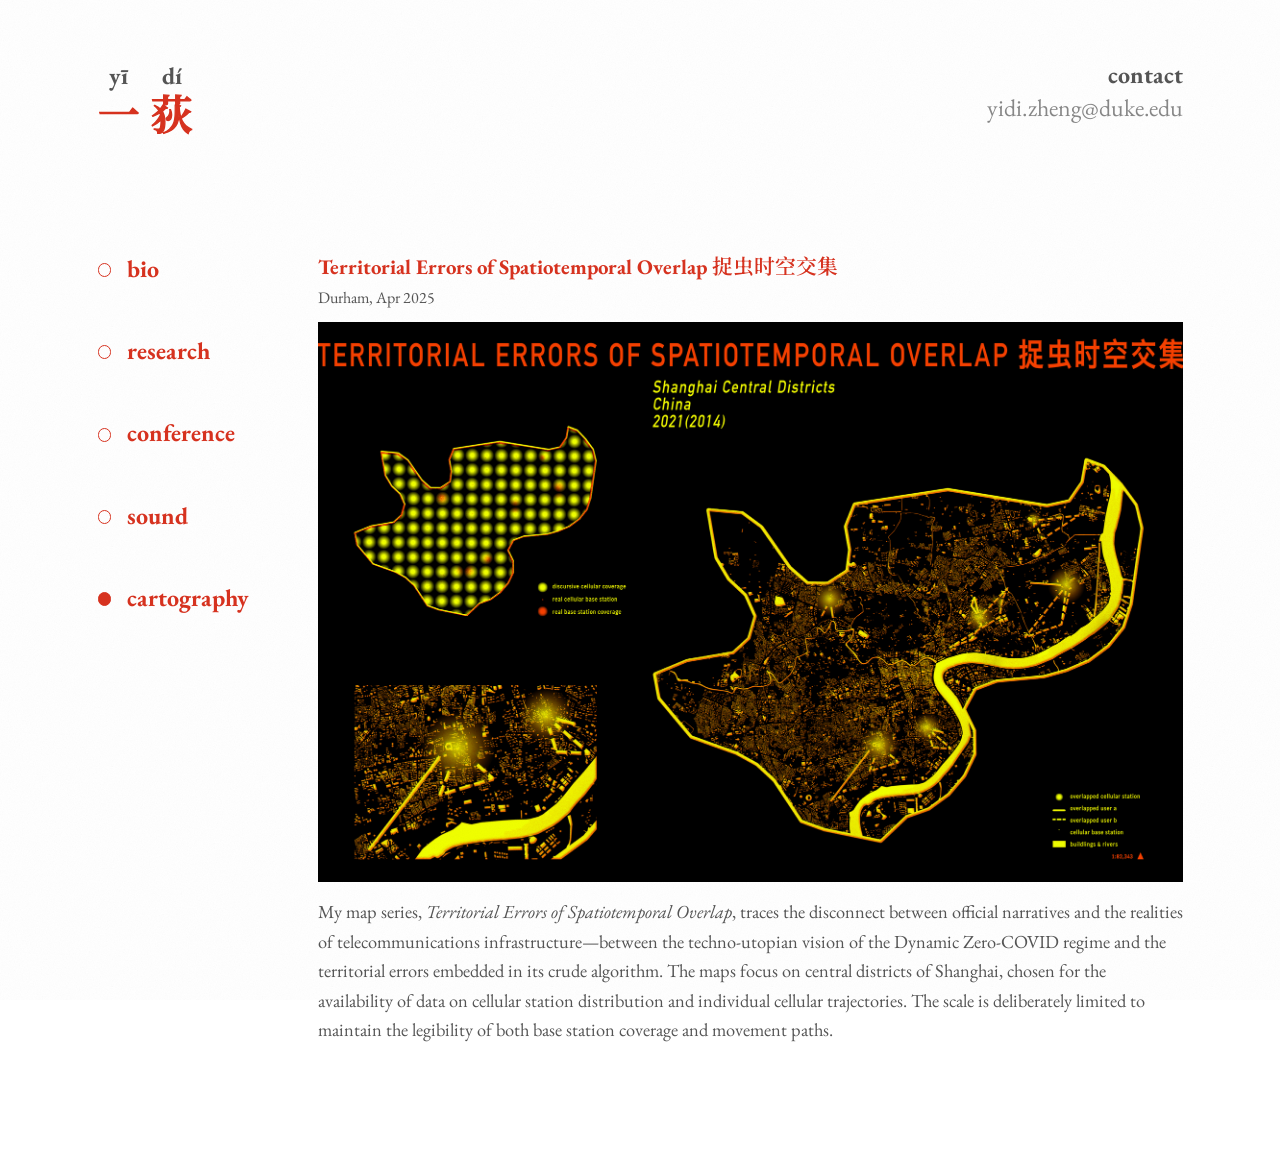
<file: visual.html>
<!DOCTYPE html>
<html lang="en">
<head>
    <meta charset="UTF-8">
    <meta name="viewport" content="width=device-width, initial-scale=1.0">
    <title>Cartography · Yidi Zheng 郑一荻</title>
    <meta name="description" content="Digital cartography by Yidi Zheng (郑一荻), including the series Territorial Errors of Spatiotemporal Overlap.">
    <link rel="canonical" href="https://yidizheng.info/visual.html">
    <meta property="og:title" content="Cartography · Yidi Zheng 郑一荻">
    <meta property="og:description" content="Digital cartography by Yidi Zheng (郑一荻), including the series Territorial Errors of Spatiotemporal Overlap.">
    <meta property="og:url" content="https://yidizheng.info/visual.html">
    <meta property="og:image" content="https://yidizheng.info/yidi.jpg">
    <meta property="og:type" content="website">
    <link rel="preconnect" href="https://fonts.googleapis.com">
    <link rel="preconnect" href="https://fonts.gstatic.com" crossorigin>
    <link rel="stylesheet" href="https://fonts.googleapis.com/css2?family=EB+Garamond:ital,wght@0,400;0,500;0,600;0,700;1,400;1,700&display=swap">
    <link rel="stylesheet" href="https://fonts.googleapis.com/css2?family=Noto+Serif+SC:wght@600&text=%E4%B8%80%E8%8D%BB%E6%8D%89%E8%99%AB%E6%97%B6%E7%A9%BA%E4%BA%A4%E9%9B%86&display=swap">
    <link rel="stylesheet" href="film.css">
    <style>
        body {
            background-color: transparent;
            color: #555;
            font-family: "EB Garamond", Garamond, "Times New Roman", serif;
            margin: 0;
            padding: 60px 20px;
            line-height: 1.6;
            display: flex;
            justify-content: center;
        }
        .container { max-width: 900px; width: 100%; box-sizing: border-box; }
        header { margin-bottom: 80px; }
        h1 { margin: 0 0 10px 0; }  /* size, font, colour: see film.css */
        h1 a { color: inherit; text-decoration: none; }

        .project { margin-bottom: 60px; }
        .project-info { display: flex; flex-direction: column; align-items: flex-start; margin-bottom: 12px; }
        .project-title { font-size: 1.3rem; color: #D8321F; font-weight: bold; }
        /* 捉虫时空交集 in Hiragino Mincho, same as 郑一荻 (Macs/iPhones; others fall back to a similar 宋体/明朝) */
        .zh-wenkai { font-family: "Hiragino Mincho ProN", "Hiragino Mincho Pro", "ヒラギノ明朝 ProN", "Noto Serif SC", "Songti SC", "STSong", "Source Han Serif SC", "SimSun", serif; font-weight: 600; }
        .project-meta { font-size: 1rem; font-weight: bold; color: #555; margin-top: 2px; }

        /* the image: full column width, click to open full size */
        .project-image { display: block; margin: 5px 0 15px 0; }
        .project-image img { display: block; width: 100%; height: auto; }

        .description { font-size: 0.75rem; }
        .description p { font-size: 0.75rem; margin: 0 0 10px 0; color: #555; }


        @media (max-width: 600px) {
            body { padding: 40px 15px; }
            header { margin-bottom: 60px; }
        }
        /* first line of text lines up with the top of "bio" in the menu */
        .layout > main { margin-top: -8px; }
        @media (max-width: 760px) { .layout > main { margin-top: 0; } }
    </style>
</head>
<body>

<div class="container site">
    <header>
        <h1><a href="index.html" class="name-link"><span class="name-zh" lang="zh-Hans"><ruby>一<rt>yī</rt></ruby><ruby>荻<rt>dí</rt></ruby></span></a></h1>
        <div class="contact"><span class="contact-label">contact</span> <a href="mailto:yidi.zheng@duke.edu">yidi.zheng@duke.edu</a></div>
    </header>

    <div class="layout">
            <nav class="side-nav" aria-label="Sections">
                <a href="index.html"><span class="radio" aria-hidden="true"></span>Bio</a>
                <a href="research.html"><span class="radio" aria-hidden="true"></span>Research</a>
                <a href="conference.html"><span class="radio" aria-hidden="true"></span>Conference</a>
                <a href="sound.html"><span class="radio" aria-hidden="true"></span>Sound</a>
                <a href="visual.html" class="current" aria-current="page"><span class="radio" aria-hidden="true"></span>Cartography</a>
            </nav>

    <main>

        <!-- MAP SERIES -->
        <section class="project" id="territorial-errors">
            <div class="project-info">
                <a class="project-title" href="territorial-errors.png" target="_blank">Territorial Errors of Spatiotemporal Overlap <span class="zh-wenkai" lang="zh-Hans">捉虫时空交集</span></a>
                <span class="project-meta">Durham, Apr 2025</span>
            </div>

            <a class="project-image" href="territorial-errors.png" target="_blank">
                <img src="territorial-errors.png" alt="Map series Territorial Errors of Spatiotemporal Overlap: cellular base station coverage and overlapping user trajectories in central Shanghai" loading="lazy">
            </a>

            <div class="description">
                <p>
                    My map series, <i>Territorial Errors of Spatiotemporal Overlap</i>, traces the disconnect between official narratives and the realities of telecommunications infrastructure—between the techno-utopian vision of the Dynamic Zero-COVID regime and the territorial errors embedded in its crude algorithm. The maps focus on central districts of Shanghai, chosen for the availability of data on cellular station distribution and individual cellular trajectories. The scale is deliberately limited to maintain the legibility of both base station coverage and movement paths.
                </p>
            </div>
        </section>
    </main>
    </div>
</div>

<script src="https://w.soundcloud.com/player/api.js"></script>
<script src="autoplay.js"></script>
</body>
</html>
</file>
<file: film.css>
/* ==========================================================
   FILM BACKGROUND — shared by all pages
   - flat white background
   - animated film grain over everything, like the photo
   ========================================================== */

html {
    background-color: #fff;
}

body {
    background-color: transparent !important;
    position: relative;
}

/* Film grain */
body::after {
    content: "";
    position: fixed;
    inset: -100px;
    z-index: 1000;
    pointer-events: none;
    background-image: url("data:image/svg+xml;utf8,<svg xmlns='http://www.w3.org/2000/svg' width='220' height='220'><filter id='n'><feTurbulence type='fractalNoise' baseFrequency='0.85' numOctaves='3' stitchTiles='stitch'/><feColorMatrix type='saturate' values='0'/></filter><rect width='100%' height='100%' filter='url(%23n)'/></svg>");
    background-size: 220px 220px;
    opacity: 0.06;
    mix-blend-mode: multiply;
    animation: film-grain 0.9s steps(6) infinite;
}

@keyframes film-grain {
    0%   { transform: translate(0, 0); }
    17%  { transform: translate(-40px, 25px); }
    33%  { transform: translate(30px, -45px); }
    50%  { transform: translate(-25px, -15px); }
    67%  { transform: translate(45px, 35px); }
    83%  { transform: translate(-50px, 10px); }
    100% { transform: translate(0, 0); }
}

/* Respect users who turn off motion */
@media (prefers-reduced-motion: reduce) {
    body::after { animation: none; }
}

/* Chinese name to the left of "yidi zheng" — same red and size,
   in a bold Chinese sans-serif that matches the monospace weight */
/* The name: 一荻 in red Hiragino Mincho, with "yi" "di" above each
   character like pinyin, in small grey EB Garamond. Identical on every page. */
h1 {
    font-size: 2.6rem;           /* 一荻 */
    font-weight: normal;
    color: #D8321F;
    white-space: nowrap;
    line-height: 1;
}
.site > header h1 a.name-link {
    color: inherit;
    text-decoration: none;
}
.name-zh {
    /* Hiragino Mincho W6 (built into Macs/iPhones); other devices get the
       similar Noto Serif SC (思源宋体) */
    font-family: "Hiragino Mincho ProN", "Hiragino Mincho Pro", "ヒラギノ明朝 ProN", "Noto Serif SC", "Songti SC", "STSong", "Source Han Serif SC", "SimSun", serif;
    font-weight: 600;
    letter-spacing: 0;
    /* extra weight so 一荻 reads clearly bold */
    -webkit-text-stroke: 0.03em currentColor;
    paint-order: stroke fill;
}
.name-zh ruby {
    ruby-position: over;
    ruby-align: center;
}
.name-zh ruby + ruby {
    margin-left: 0.28em;         /* space between 一 and 荻 */
}
/* the pinyin above each character */
.name-zh rt {
    font-family: "EB Garamond", Garamond, "Times New Roman", serif;   /* has ī and í, so yī dí is all one font */
    font-size: 1.5rem;           /* pinyin: 24px, same as the menu entries */
    font-weight: bold;           /* bold, like "contact" */
    color: #555;
    letter-spacing: 0;           /* no extra spacing, so each syllable stays exactly centred */
    text-transform: lowercase;
    -webkit-text-stroke: 0;
    line-height: 1.5;
    padding-bottom: 2px;         /* a little air between pinyin and character */
}

/* Contact line under the name — grey, same size as body text */
.contact {
    font-family: "EB Garamond", Garamond, "Times New Roman", serif;
    font-size: 1.5rem;           /* email: 24px */
    color: #555;
    margin: 0;
    white-space: nowrap;
}
.contact-label {
    display: block;
    font-size: 1.5rem;           /* "contact": 24px */
    font-weight: bold;           /* "contact" in bold, lowercase */
}
.contact a {
    display: block;          /* email on its own line under "contact" */
    margin-top: 0;           /* the email is simply the second line under "contact" */
    color: #888;             /* same lighter grey as the tracklists */
    text-decoration: none;
}
.contact a:hover {
    color: #D8321F;
    text-decoration: underline;
    text-underline-offset: 3px;
}

/* ==========================================================
   SIDE MENU — Bio / Research / Conference / Sound / Visual
   Same on every page, stays in view while scrolling.
   Each entry has a small red radio button on its right;
   the current page's button is filled with a dot.
   ========================================================== */
.container.site {
    /* menu 150 + gap 70 + content 865: on the bio page, wide text + gap + 3:4 photo */
    max-width: 1085px;
}

/* Same page margins and header spacing on every page,
   so the name, 郑一荻 and CONTACT never move between pages */
html body {
    padding: 60px 20px;
    align-items: flex-start;
}
.site > header {
    margin-bottom: 110px;   /* space between the name and the menu/content */
}

/* Header: name on the left, contact on the right (top-aligned) */
.site > header {
    display: grid;
    grid-template-columns: 1fr auto;
    align-items: start;
    column-gap: 30px;
}
.site > header h1 { grid-column: 1; grid-row: 1; }
.site > header .contact {
    grid-column: 2; grid-row: 1; text-align: right;
    line-height: 1.4;            /* regular spacing between "contact" and the email */
    /* nudge so the top of "contact" lines up with the top of 郑一荻 yidi zheng */
    margin-top: -2.4px;            /* "contact" is centred on the yī dí row */
}

.layout {
    display: grid;
    grid-template-columns: 160px minmax(0, 1fr);
    column-gap: 60px;
    align-items: start;
}

.side-nav {
    position: sticky;
    top: 40px;
    display: flex;
    flex-direction: column;
    align-items: flex-start;
    justify-content: space-between;
    /* same height as the Bio photo (265px wide, 3:4) so the first entry
       lines up with its top edge and the last with its bottom edge */
    height: calc(265px * 4 / 3);
}

.side-nav a {
    display: inline-flex;
    align-items: center;
    font-family: "EB Garamond", Garamond, "Times New Roman", serif;
    font-size: 1.5rem;           /* menu entries */
    font-weight: bold;
    color: #D8321F;
    text-decoration: none;
    line-height: 1;
    text-transform: lowercase;   /* bio / research / conference / sound / cartography */
}

.side-nav .radio {
    width: 0.58em;               /* ~14px at 24px */
    height: 0.58em;
    margin-right: 0.67em;        /* words stay where they were */
    border: 1.5px solid #D8321F;
    border-radius: 50%;          /* round */
    box-sizing: border-box;
    flex-shrink: 0;
    background: transparent;
    transition: background 0.15s ease;
    position: relative;
    top: 1.4px;                    /* optically centred on the lowercase letters */
}

/* hover: the whole button fills in pale red */
.side-nav a:hover .radio {
    background: rgba(216, 50, 31, 0.35);
}

/* current page: the whole button is solid red */
.side-nav a.current .radio {
    background: #D8321F;
}

/* phones: menu becomes one row under the name */
@media (max-width: 760px) {
    html body {
        padding: 40px 15px;
    }
    .site > header {
        margin-bottom: 40px;
    }
    .site > header {
        grid-template-columns: 1fr;
    }
    /* name shrinks a little on the narrowest phones so it stays on one line */
    .site > header h1 {
        font-size: min(2.6rem, 10vw);
    }
    .site > header .contact {
        grid-column: 1;
        grid-row: 2;
        text-align: left;
        margin-top: 10px;
        margin-bottom: 8px;
        line-height: 1.6;
    }
    .contact a { margin-top: 2px; }
    .layout {
        display: block;
    }
    .side-nav {
        position: sticky;
        top: 0;
        z-index: 10;
        flex-direction: row;
        flex-wrap: wrap;             /* wraps onto a second row on narrow phones */
        justify-content: flex-start;
        align-items: center;
        column-gap: 18px;
        row-gap: 10px;
        height: auto;
        padding: 10px 0;
        margin-bottom: 40px;
        background: #fff;
    }
    .side-nav a {
        font-size: 0.9rem;
    }
    .side-nav .radio {
        margin-right: 0.35em;
        border-width: 1.2px;
    }
}

/* Project titles that are links (to the mix, article, etc.) */
a.project-title,
.project-title a {
    color: #D8321F;
    text-decoration: none;
}
a.project-title:hover,
.project-title a:hover {
    text-decoration: underline;
    text-underline-offset: 4px;
}

/* "tracklist" label in lowercase */
.tracklist-header {
    text-transform: lowercase;
}

/* Dates and locations: normal capitalization, regular weight (not bold) */
.project-info .project-meta {
    text-transform: none;
    font-weight: normal;
}

/* Mix buttons: a red play triangle with rounded corners, no text (14.4px tall,
   slightly bigger than the 12.6px menu buttons). Like them: hover fills it in pale red,
   and while the mix is playing the whole triangle is solid red. */
.audio-control-btn .text {
    display: none;
}
.audio-control-btn .icon {
    display: inline-block;
    width: 16px !important;      /* triangle is 14.4px tall */
    height: 16px;
    margin-right: 0 !important;
    font-size: 0 !important;     /* hide the ▶ / ■ characters; the shape is drawn below */
    color: transparent;
    background: url("data:image/svg+xml;utf8,<svg xmlns='http://www.w3.org/2000/svg' viewBox='0 0 16 16'><path d='M2.91 1.55 L14.29 8.00 L2.91 14.45 Z' fill='none' stroke='%23D8321F' stroke-width='1.5' stroke-linejoin='round'/></svg>") center / contain no-repeat;
}
.audio-control-btn:hover .icon {
    background-image: url("data:image/svg+xml;utf8,<svg xmlns='http://www.w3.org/2000/svg' viewBox='0 0 16 16'><path d='M2.91 1.55 L14.29 8.00 L2.91 14.45 Z' fill='%23D8321F' fill-opacity='0.35' stroke='%23D8321F' stroke-width='1.5' stroke-linejoin='round'/></svg>");
}
.audio-control-btn.is-playing .icon {
    background-image: url("data:image/svg+xml;utf8,<svg xmlns='http://www.w3.org/2000/svg' viewBox='0 0 16 16'><path d='M2.91 1.55 L14.29 8.00 L2.91 14.45 Z' fill='%23D8321F' fill-opacity='1' stroke='%23D8321F' stroke-width='1.5' stroke-linejoin='round'/></svg>");
}

/* Description text under each entry (research, conference, visual)
   matches the bio on the front page: 1.15rem EB Garamond, grey, same line spacing */
.project .article-description-wrapper,
.project .article-description-wrapper p,
.project .description,
.project .description p {
    font-size: 1.15rem;
    color: #555;
    line-height: 1.6;
}
</file>
